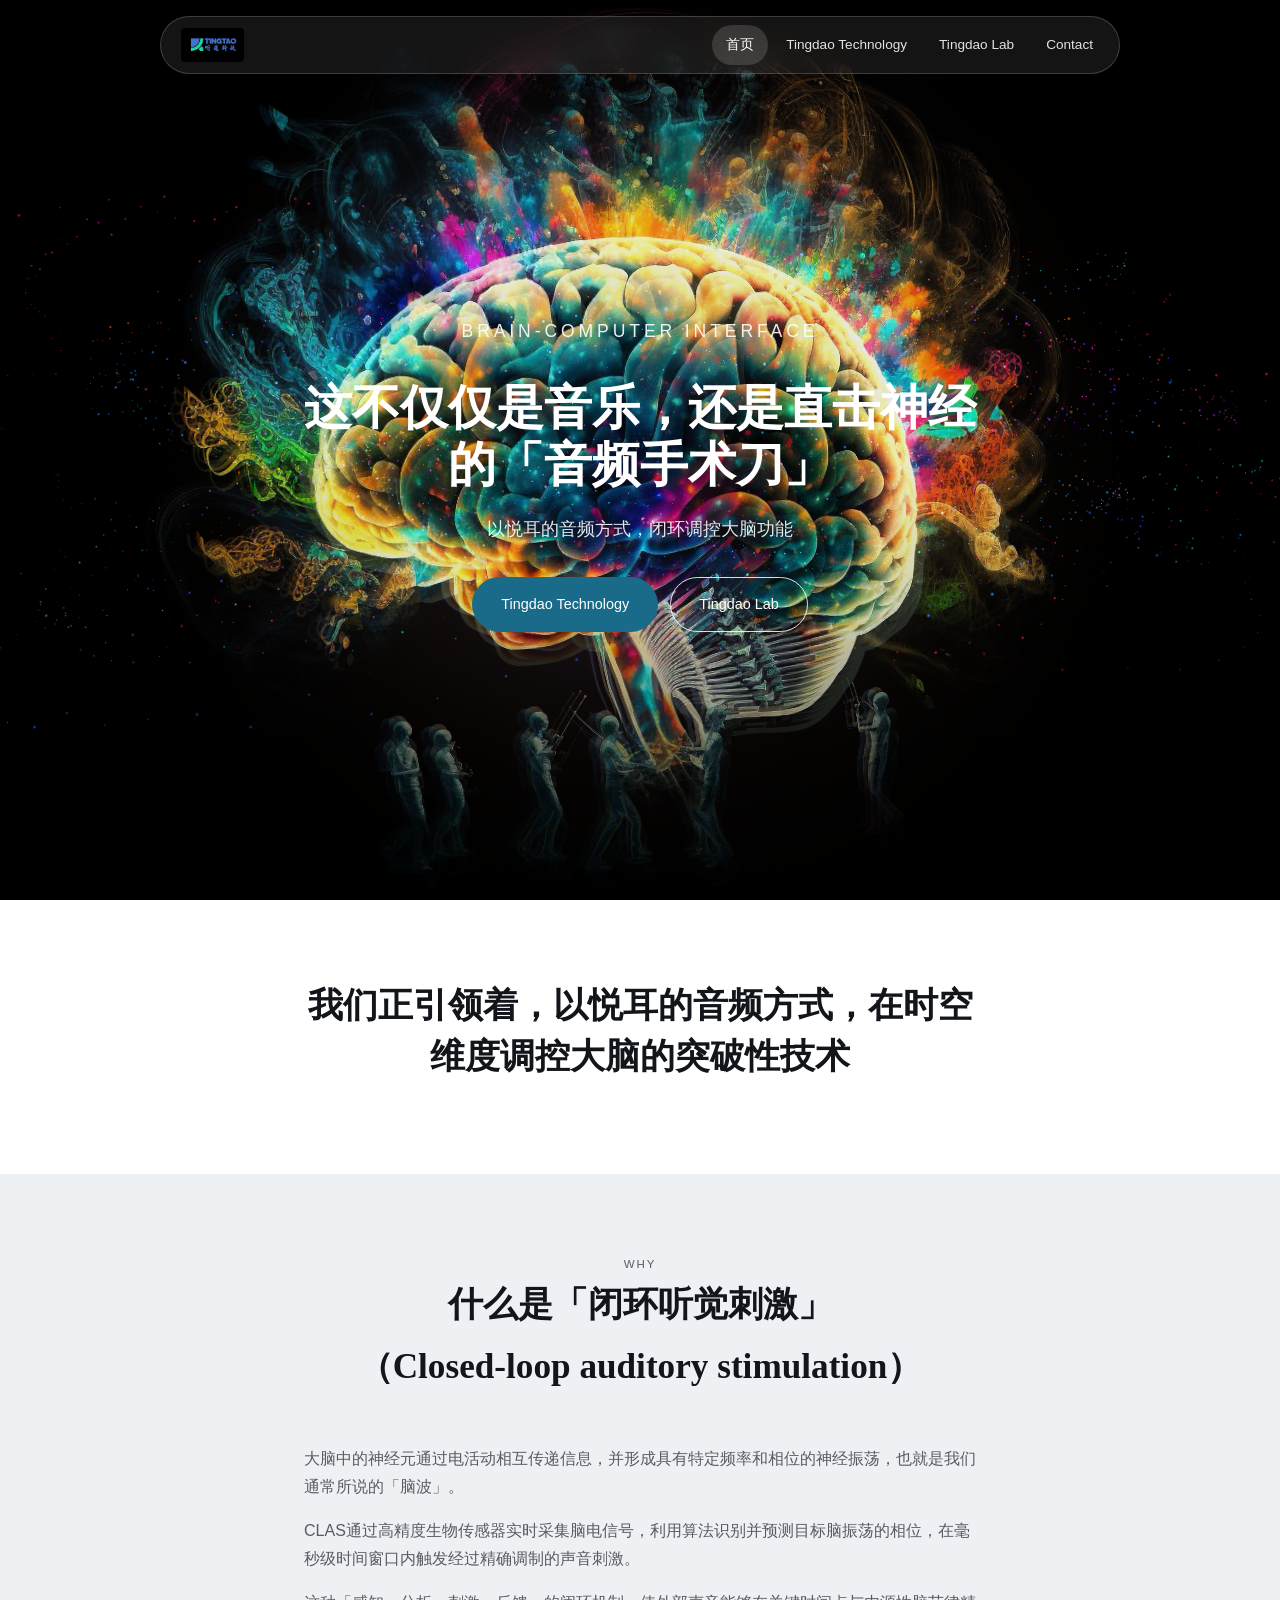
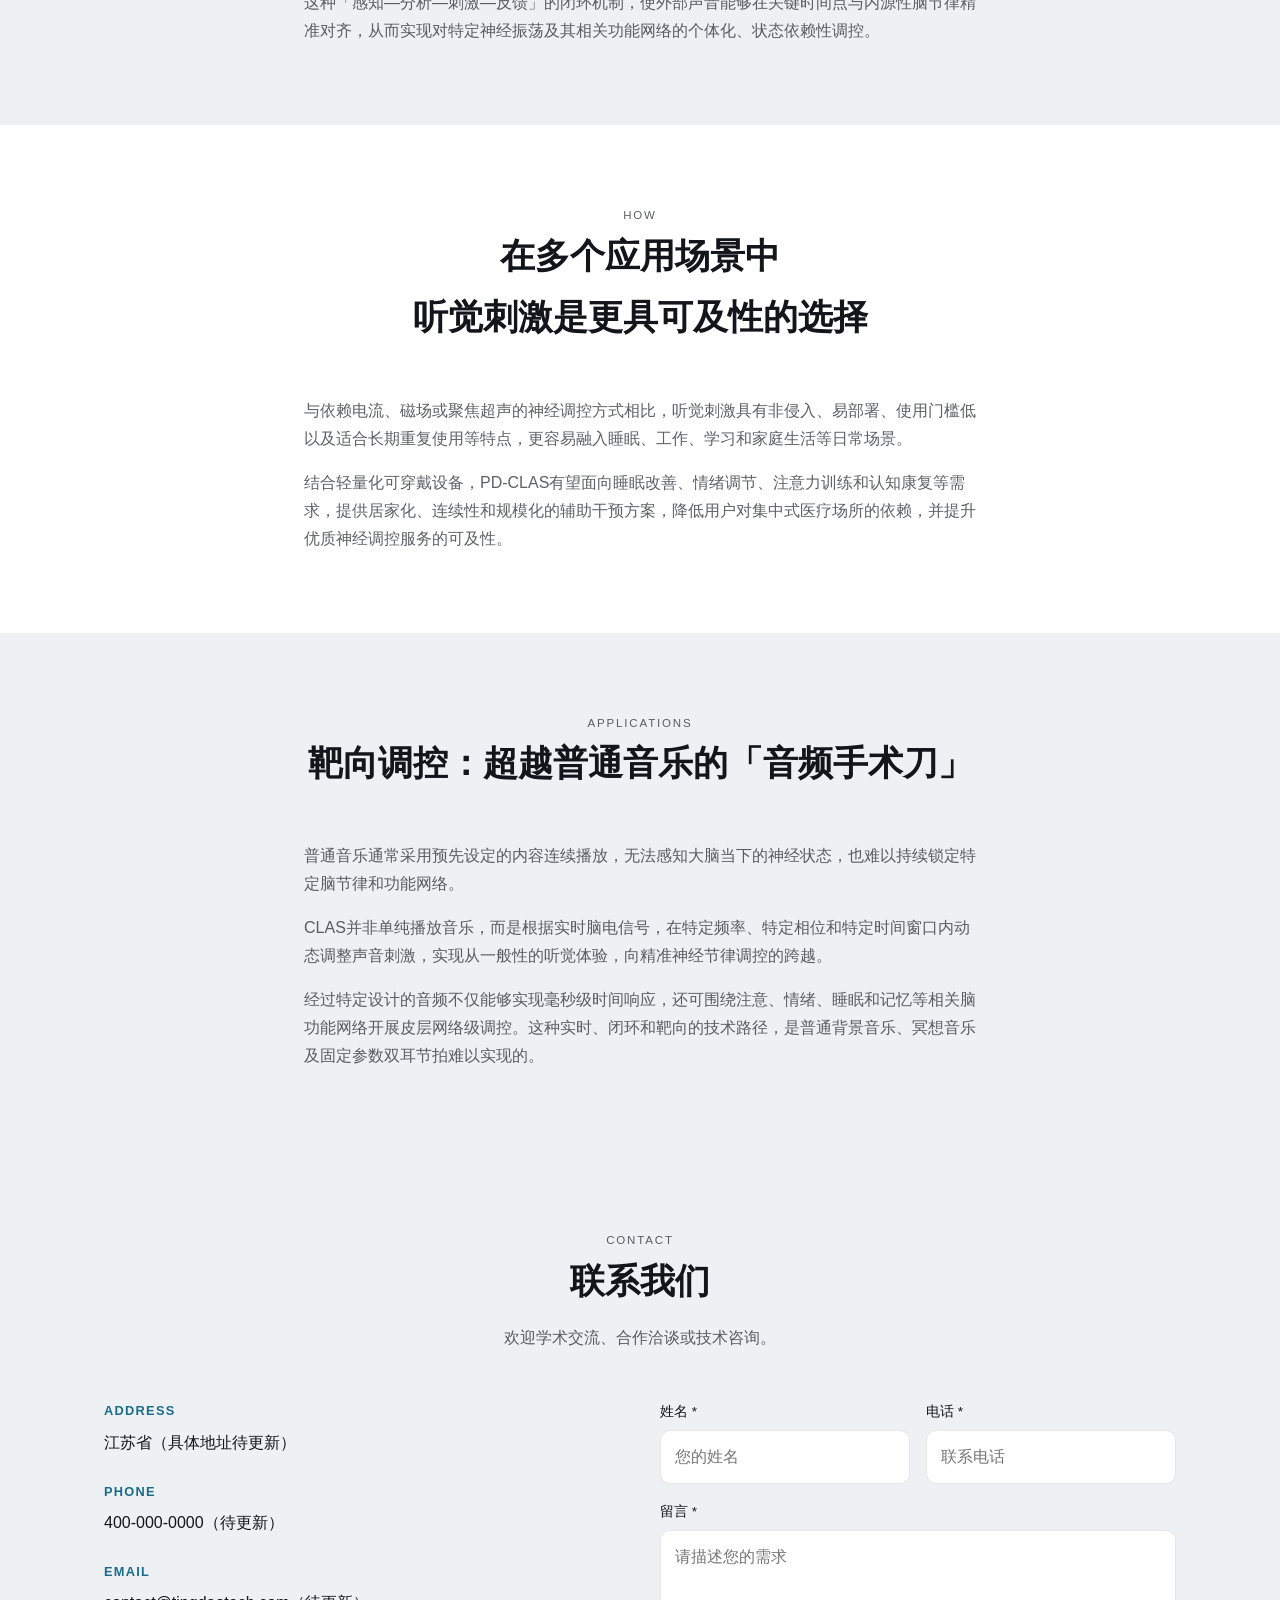
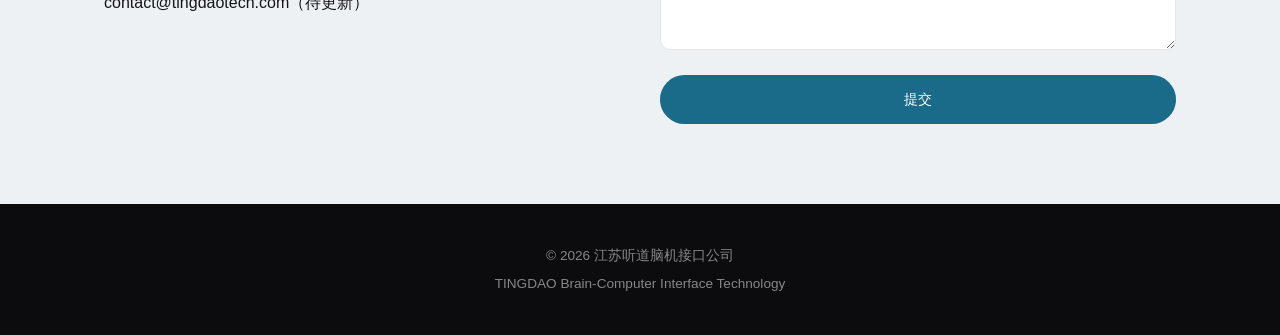
<file: index.html>
<!DOCTYPE html>
<html lang="zh-CN">
<head>
  <meta charset="UTF-8">
  <meta name="viewport" content="width=device-width, initial-scale=1.0">
  <meta name="description" content="江苏听道脑机接口公司 - 专注节律神经调控与脑机接口技术研发">
  <title>听道科技 | 江苏听道脑机接口公司</title>
  <link rel="icon" type="image/png" sizes="32x32" href="assets/favicon-32.png">
  <link rel="icon" type="image/png" sizes="16x16" href="assets/favicon-16.png">
  <link rel="apple-touch-icon" sizes="180x180" href="assets/apple-touch-icon.png">
  <link rel="stylesheet" href="css/style.css?v=20260710a">
</head>
<body class="page-home">

  <header class="header">
    <div class="header__inner">
      <a href="index.html" class="logo">
        <img src="assets/logo-header.png" alt="听道科技 TINGTAO" width="160" height="40">
      </a>
      <button class="menu-btn" aria-label="打开菜单"><span></span><span></span><span></span></button>
      <ul class="nav">
        <li><a href="index.html">首页</a></li>
        <li><a href="technology.html">Tingdao Technology</a></li>
        <li><a href="tingdao-lab.html">Tingdao Lab</a></li>
        <li><a href="#contact">Contact</a></li>
      </ul>
    </div>
  </header>

  <main>
    <!-- 首页 Hero：动态立体大脑 + 粒子光丝 -->
    <section class="hero">
      <canvas id="neural-canvas" class="hero__canvas" aria-hidden="true"></canvas>
      <div class="hero__overlay" aria-hidden="true"></div>
      <div class="hero__content">
        <p class="hero__label">Brain-Computer Interface</p>
        <h1>这不仅仅是音乐，还是直击神经的「音频手术刀」</h1>
        <p>以悦耳的音频方式，闭环调控大脑功能</p>
        <div class="hero__actions">
          <a href="technology.html" class="btn btn-primary">Tingdao Technology</a>
          <a href="tingdao-lab.html" class="btn btn-outline">Tingdao Lab</a>
        </div>
      </div>
    </section>

    <section class="section section--light">
      <div class="container container-narrow">
        <div class="section-head section-head--solo">
          <h2>我们正引领着，以悦耳的音频方式，在时空维度调控大脑的突破性技术</h2>
        </div>
      </div>
    </section>

    <section class="section section--gray">
      <div class="container container-narrow">
        <div class="section-head">
          <p class="section-label">Why</p>
          <h2>什么是「闭环听觉刺激」<br>（Closed-loop auditory stimulation）</h2>
        </div>
        <div class="prose">
          <p>大脑中的神经元通过电活动相互传递信息，并形成具有特定频率和相位的神经振荡，也就是我们通常所说的「脑波」。</p>
          <p>CLAS通过高精度生物传感器实时采集脑电信号，利用算法识别并预测目标脑振荡的相位，在毫秒级时间窗口内触发经过精确调制的声音刺激。</p>
          <p>这种「感知—分析—刺激—反馈」的闭环机制，使外部声音能够在关键时间点与内源性脑节律精准对齐，从而实现对特定神经振荡及其相关功能网络的个体化、状态依赖性调控。</p>
        </div>
      </div>
    </section>

    <section class="section section--light">
      <div class="container container-narrow">
        <div class="section-head">
          <p class="section-label">How</p>
          <h2>在多个应用场景中<br>听觉刺激是更具可及性的选择</h2>
        </div>
        <div class="prose">
          <p>与依赖电流、磁场或聚焦超声的神经调控方式相比，听觉刺激具有非侵入、易部署、使用门槛低以及适合长期重复使用等特点，更容易融入睡眠、工作、学习和家庭生活等日常场景。</p>
          <p>结合轻量化可穿戴设备，PD-CLAS有望面向睡眠改善、情绪调节、注意力训练和认知康复等需求，提供居家化、连续性和规模化的辅助干预方案，降低用户对集中式医疗场所的依赖，并提升优质神经调控服务的可及性。</p>
        </div>
      </div>
    </section>

    <section class="section section--gray">
      <div class="container container-narrow">
        <div class="section-head">
          <p class="section-label">Applications</p>
          <h2>靶向调控：超越普通音乐的「音频手术刀」</h2>
        </div>
        <div class="prose">
          <p>普通音乐通常采用预先设定的内容连续播放，无法感知大脑当下的神经状态，也难以持续锁定特定脑节律和功能网络。</p>
          <p>CLAS并非单纯播放音乐，而是根据实时脑电信号，在特定频率、特定相位和特定时间窗口内动态调整声音刺激，实现从一般性的听觉体验，向精准神经节律调控的跨越。</p>
          <p>经过特定设计的音频不仅能够实现毫秒级时间响应，还可围绕注意、情绪、睡眠和记忆等相关脑功能网络开展皮层网络级调控。这种实时、闭环和靶向的技术路径，是普通背景音乐、冥想音乐及固定参数双耳节拍难以实现的。</p>
        </div>
      </div>
    </section>

    <section id="contact" class="section section--gray">
      <div class="container">
        <div class="section-head">
          <p class="section-label">Contact</p>
          <h2>联系我们</h2>
          <p>欢迎学术交流、合作洽谈或技术咨询。</p>
        </div>
        <div class="contact-grid">
          <div>
            <div class="contact-item">
              <h4>Address</h4>
              <p>江苏省（具体地址待更新）</p>
            </div>
            <div class="contact-item">
              <h4>Phone</h4>
              <p>400-000-0000（待更新）</p>
            </div>
            <div class="contact-item">
              <h4>Email</h4>
              <p>contact@tingdaotech.com（待更新）</p>
            </div>
          </div>
          <div>
            <div id="form-success" class="form-success">感谢您的留言，我们会尽快与您联系。</div>
            <form id="contact-form">
              <div class="form-row">
                <div class="form-group">
                  <label for="name">姓名 *</label>
                  <input type="text" id="name" name="name" required placeholder="您的姓名">
                </div>
                <div class="form-group">
                  <label for="phone">电话 *</label>
                  <input type="tel" id="phone" name="phone" required placeholder="联系电话">
                </div>
              </div>
              <div class="form-group">
                <label for="message">留言 *</label>
                <textarea id="message" name="message" required placeholder="请描述您的需求"></textarea>
              </div>
              <button type="submit" class="btn btn-primary" style="width:100%">提交</button>
            </form>
          </div>
        </div>
      </div>
    </section>
  </main>

  <footer class="footer">
    <div class="container">
      <p>&copy; 2026 江苏听道脑机接口公司</p>
      <p>TINGDAO Brain-Computer Interface Technology</p>
    </div>
  </footer>

  <script src="js/vendor/three.min.js"></script>
  <script src="js/neural-particles.js"></script>
  <script src="js/main.js"></script>
</body>
</html>
</file>
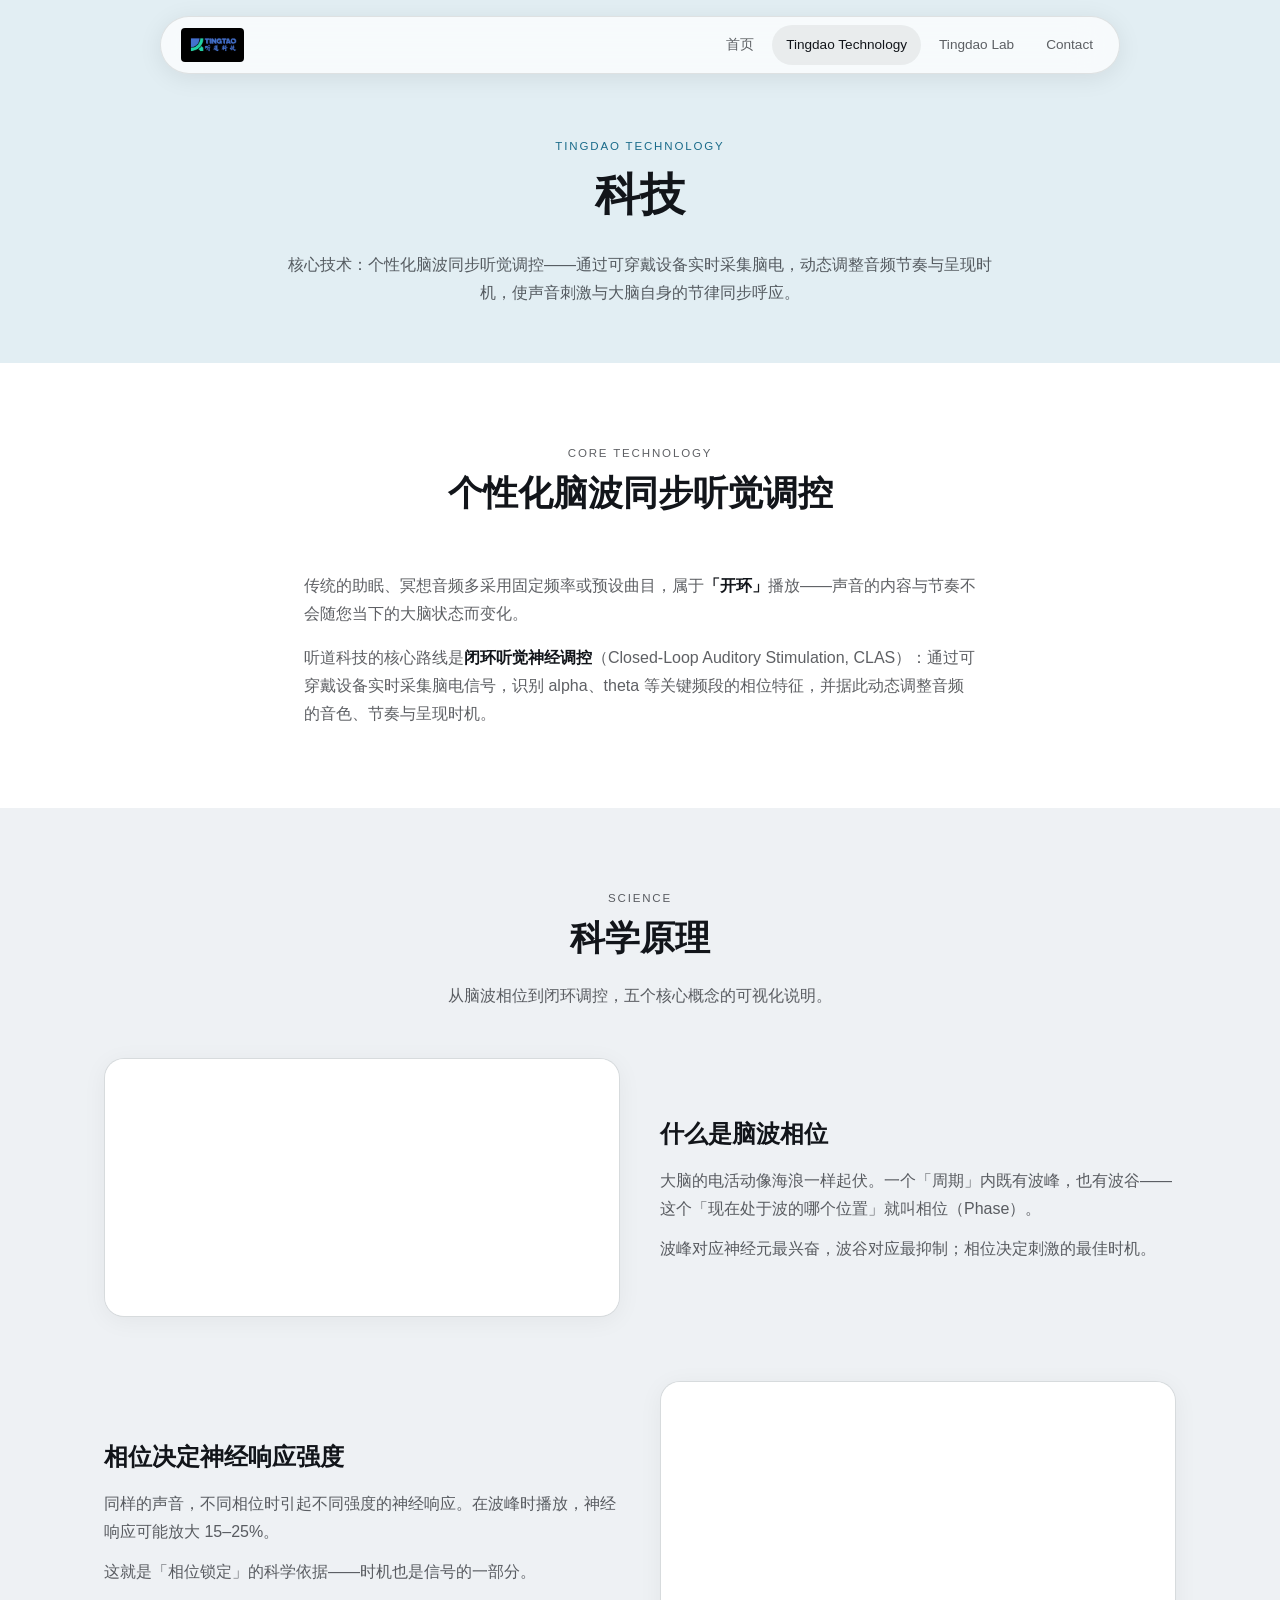
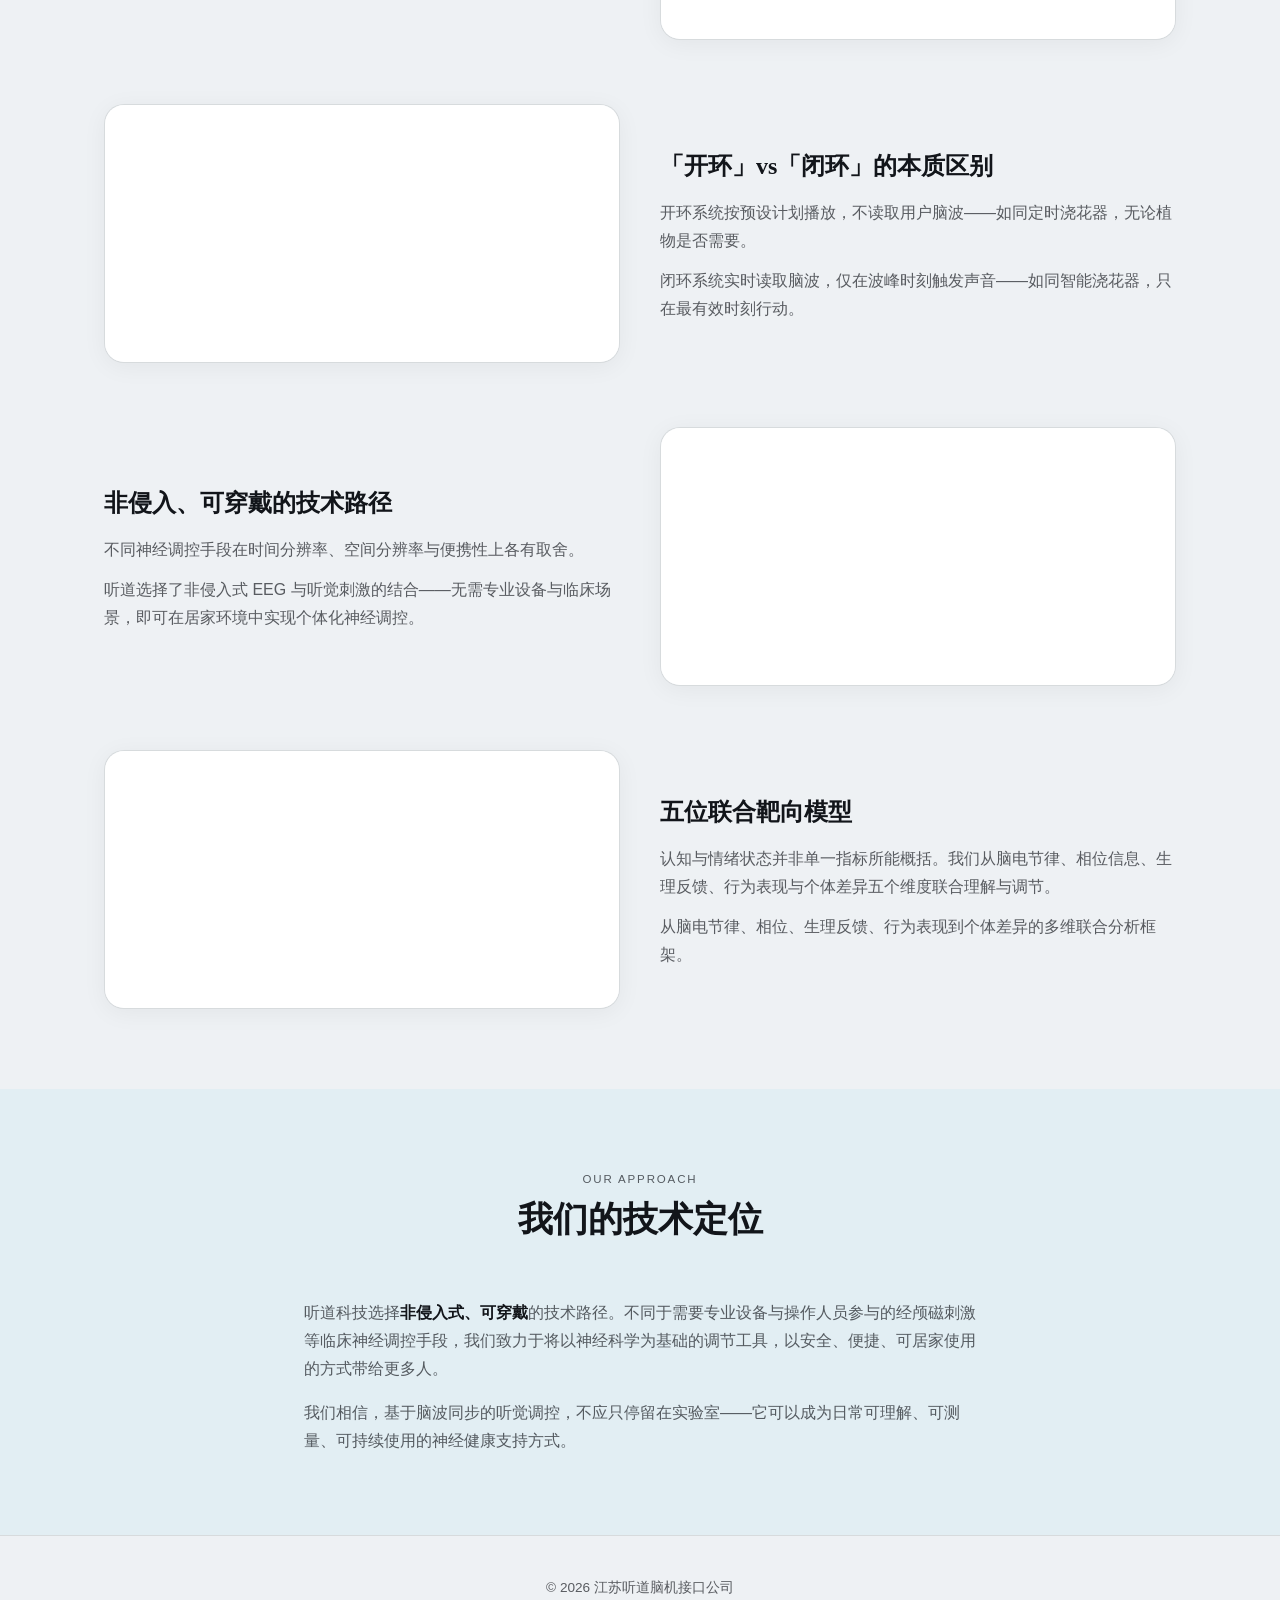
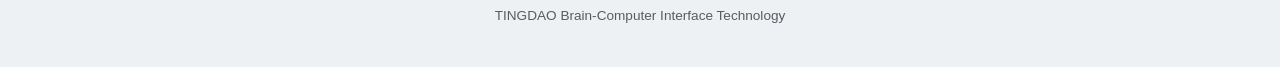
<file: technology.html>
<!DOCTYPE html>
<html lang="zh-CN">
<head>
  <meta charset="UTF-8">
  <meta name="viewport" content="width=device-width, initial-scale=1.0">
  <meta name="description" content="Tingdao Technology - 个性化脑波同步听觉调控，闭环听觉神经调控">
  <title>Tingdao Technology | 听道科技</title>
  <link rel="icon" type="image/png" sizes="32x32" href="assets/favicon-32.png">
  <link rel="icon" type="image/png" sizes="16x16" href="assets/favicon-16.png">
  <link rel="apple-touch-icon" sizes="180x180" href="assets/apple-touch-icon.png">
  <link rel="stylesheet" href="css/style.css?v=20260717a">
</head>
<body class="page-inner">

  <header class="header">
    <div class="header__inner">
      <a href="index.html" class="logo">
        <img src="assets/logo-header.png" alt="听道科技 TINGTAO" width="160" height="40">
      </a>
      <button class="menu-btn" aria-label="打开菜单"><span></span><span></span><span></span></button>
      <ul class="nav">
        <li><a href="index.html">首页</a></li>
        <li><a href="technology.html">Tingdao Technology</a></li>
        <li><a href="tingdao-lab.html">Tingdao Lab</a></li>
        <li><a href="index.html#contact">Contact</a></li>
      </ul>
    </div>
  </header>

  <main>
    <section class="page-hero">
      <div class="container">
        <p class="section-label">Tingdao Technology</p>
        <h1>科技</h1>
        <p>核心技术：个性化脑波同步听觉调控——通过可穿戴设备实时采集脑电，动态调整音频节奏与呈现时机，使声音刺激与大脑自身的节律同步呼应。</p>
      </div>
    </section>

    <section class="section section--light">
      <div class="container container-narrow">
        <div class="section-head">
          <p class="section-label">Core Technology</p>
          <h2>个性化脑波同步听觉调控</h2>
        </div>
        <div class="prose">
          <p>传统的助眠、冥想音频多采用固定频率或预设曲目，属于<strong>「开环」</strong>播放——声音的内容与节奏不会随您当下的大脑状态而变化。</p>
          <p>听道科技的核心路线是<strong>闭环听觉神经调控</strong>（Closed-Loop Auditory Stimulation, CLAS）：通过可穿戴设备实时采集脑电信号，识别 alpha、theta 等关键频段的相位特征，并据此动态调整音频的音色、节奏与呈现时机。</p>
        </div>
      </div>
    </section>

    <section class="section section--gray">
      <div class="container">
        <div class="section-head">
          <p class="section-label">Science</p>
          <h2>科学原理</h2>
          <p>从脑波相位到闭环调控，五个核心概念的可视化说明。</p>
        </div>

        <div class="science-list">

          <!-- 图一：动图 + 文字，无交互分栏 -->
          <article class="science-item">
            <figure class="science-media">
              <video autoplay loop muted playsinline preload="auto" aria-label="什么是脑波相位">
                <source src="assets/tech-brainwave-phase.mp4?v=20260717a" type="video/mp4">
              </video>
            </figure>
            <div class="science-text">
              <h3>什么是脑波相位</h3>
              <p>大脑的电活动像海浪一样起伏。一个「周期」内既有波峰，也有波谷——这个「现在处于波的哪个位置」就叫相位（Phase）。</p>
              <p>波峰对应神经元最兴奋，波谷对应最抑制；相位决定刺激的最佳时机。</p>
            </div>
          </article>

          <!-- 图二：动图 + 文字（修复不显示） -->
          <article class="science-item reverse">
            <figure class="science-media">
              <video autoplay loop muted playsinline preload="auto" aria-label="相位锁定刺激与神经响应">
                <source src="assets/tech-phase-response.mp4?v=20260717a" type="video/mp4">
              </video>
            </figure>
            <div class="science-text">
              <h3>相位决定神经响应强度</h3>
              <p>同样的声音，不同相位时引起不同强度的神经响应。在波峰时播放，神经响应可能放大 15–25%。</p>
              <p>这就是「相位锁定」的科学依据——时机也是信号的一部分。</p>
            </div>
          </article>

          <!-- 图三：动图 + 文字 -->
          <article class="science-item">
            <figure class="science-media">
              <video autoplay loop muted playsinline preload="auto" aria-label="开环与闭环系统的本质区别">
                <source src="assets/tech-open-closed-loop.mp4?v=20260717b" type="video/mp4">
              </video>
            </figure>
            <div class="science-text">
              <h3>「开环」vs「闭环」的本质区别</h3>
              <p>开环系统按预设计划播放，不读取用户脑波——如同定时浇花器，无论植物是否需要。</p>
              <p>闭环系统实时读取脑波，仅在波峰时刻触发声音——如同智能浇花器，只在最有效时刻行动。</p>
            </div>
          </article>

          <!-- 图四：动图 + 文字 -->
          <article class="science-item reverse">
            <figure class="science-media">
              <video autoplay loop muted playsinline preload="auto" aria-label="不同神经调控技术时空分辨率及便携性分布图">
                <source src="assets/tech-resolution-chart.mp4" type="video/mp4">
              </video>
            </figure>
            <div class="science-text">
              <h3>非侵入、可穿戴的技术路径</h3>
              <p>不同神经调控手段在时间分辨率、空间分辨率与便携性上各有取舍。</p>
              <p>听道选择了非侵入式 EEG 与听觉刺激的结合——无需专业设备与临床场景，即可在居家环境中实现个体化神经调控。</p>
            </div>
          </article>

          <!-- 图五：动图 + 文字 -->
          <article class="science-item">
            <figure class="science-media">
              <video autoplay loop muted playsinline preload="auto" aria-label="五位联合靶向模型">
                <source src="assets/tech-multi-target.mp4" type="video/mp4">
              </video>
            </figure>
            <div class="science-text">
              <h3>五位联合靶向模型</h3>
              <p>认知与情绪状态并非单一指标所能概括。我们从脑电节律、相位信息、生理反馈、行为表现与个体差异五个维度联合理解与调节。</p>
              <p>从脑电节律、相位、生理反馈、行为表现到个体差异的多维联合分析框架。</p>
            </div>
          </article>

        </div>
      </div>
    </section>

    <section class="section section--blue">
      <div class="container container-narrow">
        <div class="section-head">
          <p class="section-label">Our Approach</p>
          <h2>我们的技术定位</h2>
        </div>
        <div class="prose">
          <p>听道科技选择<strong>非侵入式、可穿戴</strong>的技术路径。不同于需要专业设备与操作人员参与的经颅磁刺激等临床神经调控手段，我们致力于将以神经科学为基础的调节工具，以安全、便捷、可居家使用的方式带给更多人。</p>
          <p>我们相信，基于脑波同步的听觉调控，不应只停留在实验室——它可以成为日常可理解、可测量、可持续使用的神经健康支持方式。</p>
        </div>
      </div>
    </section>
  </main>

  <footer class="footer">
    <div class="container">
      <p>&copy; 2026 江苏听道脑机接口公司</p>
      <p>TINGDAO Brain-Computer Interface Technology</p>
    </div>
  </footer>

  <script src="js/main.js"></script>
</body>
</html>
</file>
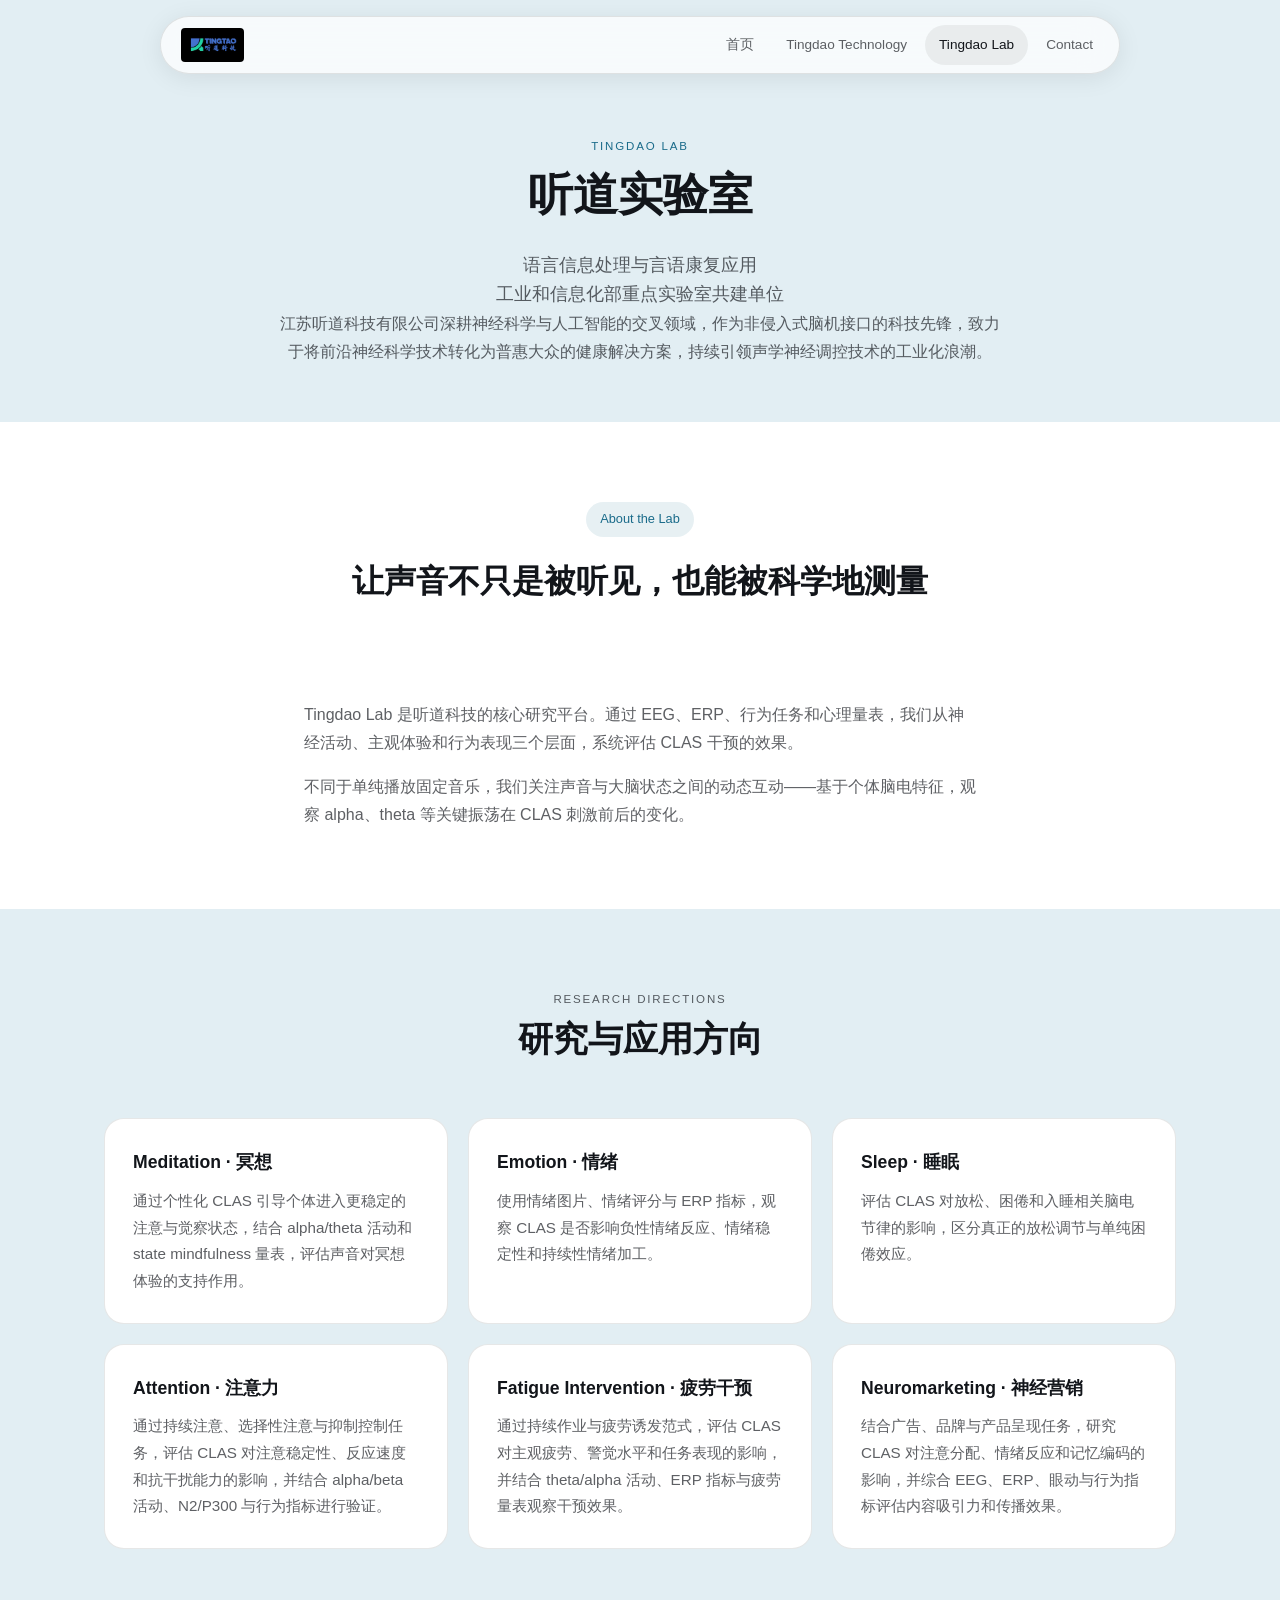
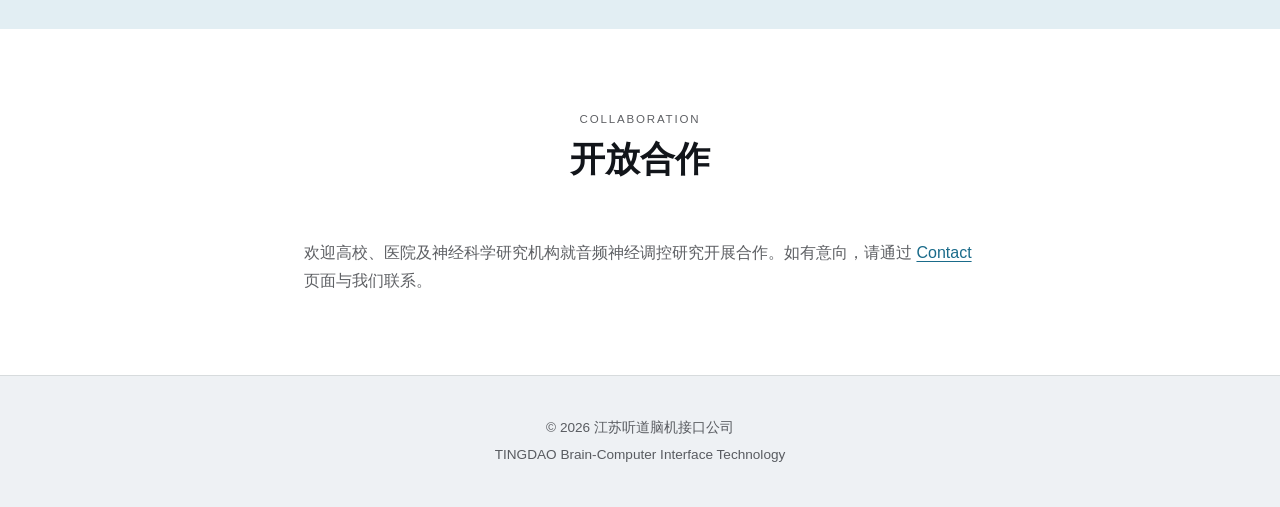
<file: tingdao-lab.html>
<!DOCTYPE html>
<html lang="zh-CN">
<head>
  <meta charset="UTF-8">
  <meta name="viewport" content="width=device-width, initial-scale=1.0">
  <meta name="description" content="Tingdao Lab - 清醒态个性化音频神经调控研究">
  <title>Tingdao Lab | 听道科技</title>
  <link rel="icon" type="image/png" sizes="32x32" href="assets/favicon-32.png">
  <link rel="icon" type="image/png" sizes="16x16" href="assets/favicon-16.png">
  <link rel="apple-touch-icon" sizes="180x180" href="assets/apple-touch-icon.png">
  <link rel="stylesheet" href="css/style.css?v=20260717a">
</head>
<body class="page-inner">

  <header class="header">
    <div class="header__inner">
      <a href="index.html" class="logo">
        <img src="assets/logo-header.png" alt="听道科技 TINGTAO" width="160" height="40">
      </a>
      <button class="menu-btn" aria-label="打开菜单"><span></span><span></span><span></span></button>
      <ul class="nav">
        <li><a href="index.html">首页</a></li>
        <li><a href="technology.html">Tingdao Technology</a></li>
        <li><a href="tingdao-lab.html">Tingdao Lab</a></li>
        <li><a href="index.html#contact">Contact</a></li>
      </ul>
    </div>
  </header>

  <main>
    <section class="page-hero">
      <div class="container">
        <p class="section-label">Tingdao Lab</p>
        <h1>听道实验室</h1>
        <p class="page-hero__partner">语言信息处理与言语康复应用<br>工业和信息化部重点实验室共建单位</p>
        <p>江苏听道科技有限公司深耕神经科学与人工智能的交叉领域，作为非侵入式脑机接口的科技先锋，致力于将前沿神经科学技术转化为普惠大众的健康解决方案，持续引领声学神经调控技术的工业化浪潮。</p>
      </div>
    </section>

    <!-- 实验室介绍（纯文字，标题居中） -->
    <section class="section section--light">
      <div class="container container-narrow">
        <div class="lab-intro lab-intro--text">
          <div class="section-head lab-intro-head">
            <span class="lab-badge">About the Lab</span>
            <h2>让声音不只是被听见，也能被科学地测量</h2>
          </div>
          <div class="prose">
            <p>Tingdao Lab 是听道科技的核心研究平台。通过 EEG、ERP、行为任务和心理量表，我们从神经活动、主观体验和行为表现三个层面，系统评估 CLAS 干预的效果。</p>
            <p>不同于单纯播放固定音乐，我们关注声音与大脑状态之间的动态互动——基于个体脑电特征，观察 alpha、theta 等关键振荡在 CLAS 刺激前后的变化。</p>
          </div>
        </div>
      </div>
    </section>

    <section class="section section--blue">
      <div class="container">
        <div class="section-head">
          <p class="section-label">Research Directions</p>
          <h2>研究与应用方向</h2>
        </div>
        <div class="research-grid">
          <div class="research-card">
            <h3>Meditation · 冥想</h3>
            <p>通过个性化 CLAS 引导个体进入更稳定的注意与觉察状态，结合 alpha/theta 活动和 state mindfulness 量表，评估声音对冥想体验的支持作用。</p>
          </div>
          <div class="research-card">
            <h3>Emotion · 情绪</h3>
            <p>使用情绪图片、情绪评分与 ERP 指标，观察 CLAS 是否影响负性情绪反应、情绪稳定性和持续性情绪加工。</p>
          </div>
          <div class="research-card">
            <h3>Sleep · 睡眠</h3>
            <p>评估 CLAS 对放松、困倦和入睡相关脑电节律的影响，区分真正的放松调节与单纯困倦效应。</p>
          </div>
          <div class="research-card">
            <h3>Attention · 注意力</h3>
            <p>通过持续注意、选择性注意与抑制控制任务，评估 CLAS 对注意稳定性、反应速度和抗干扰能力的影响，并结合 alpha/beta 活动、N2/P300 与行为指标进行验证。</p>
          </div>
          <div class="research-card">
            <h3>Fatigue Intervention · 疲劳干预</h3>
            <p>通过持续作业与疲劳诱发范式，评估 CLAS 对主观疲劳、警觉水平和任务表现的影响，并结合 theta/alpha 活动、ERP 指标与疲劳量表观察干预效果。</p>
          </div>
          <div class="research-card">
            <h3>Neuromarketing · 神经营销</h3>
            <p>结合广告、品牌与产品呈现任务，研究 CLAS 对注意分配、情绪反应和记忆编码的影响，并综合 EEG、ERP、眼动与行为指标评估内容吸引力和传播效果。</p>
          </div>
        </div>
      </div>
    </section>

    <section class="section section--light">
      <div class="container container-narrow">
        <div class="section-head">
          <p class="section-label">Collaboration</p>
          <h2>开放合作</h2>
        </div>
        <div class="prose">
          <p>欢迎高校、医院及神经科学研究机构就音频神经调控研究开展合作。如有意向，请通过 <a href="index.html#contact" class="text-link">Contact</a> 页面与我们联系。</p>
        </div>
      </div>
    </section>
  </main>

  <footer class="footer">
    <div class="container">
      <p>&copy; 2026 江苏听道脑机接口公司</p>
      <p>TINGDAO Brain-Computer Interface Technology</p>
    </div>
  </footer>

  <script src="js/main.js"></script>
</body>
</html>
</file>
<file: css/style.css>
/* 听道科技 — 简洁可靠样式，无 @import */

*,
*::before,
*::after {
  box-sizing: border-box;
  margin: 0;
  padding: 0;
}

:root {
  --bg: #ffffff;
  --bg-gray: #eef1f4;
  --bg-blue: #e2eef3;
  --bg-dark: #0c0c0e;
  --white: #ffffff;
  --black: #0c0c0e;
  --navy: #0a1628;
  --accent: #1a6b8a;
  --accent-hover: #145a75;
  --royal: #1a6b8a;
  --text: #12151a;
  --muted: rgba(18, 21, 26, 0.68);
  --light: rgba(18, 21, 26, 0.45);
  --border: rgba(18, 21, 26, 0.1);
  --max: 1120px;
  --narrow: 720px;
  --header-h: 72px;
  --radius: 20px;
  --font: "PingFang SC", "Microsoft YaHei", "Noto Sans SC", -apple-system, BlinkMacSystemFont, sans-serif;
  --serif: "Noto Serif SC", "Songti SC", Georgia, serif;
}

html {
  scroll-behavior: smooth;
  font-size: 16px;
}

body {
  font-family: var(--font);
  background: var(--bg);
  color: var(--text);
  line-height: 1.75;
  -webkit-font-smoothing: antialiased;
}

img,
video {
  max-width: 100%;
  height: auto;
  display: block;
}

a {
  color: inherit;
  text-decoration: none;
}

.container {
  width: 100%;
  max-width: var(--max);
  margin: 0 auto;
  padding: 0 24px;
}

.container-narrow {
  max-width: var(--narrow);
}

/* ── Header ── */
.header {
  position: fixed;
  top: 16px;
  left: 50%;
  transform: translateX(-50%);
  z-index: 1000;
  width: min(960px, calc(100% - 32px));
  background: rgba(255, 255, 255, 0.78);
  border: 1px solid var(--border);
  border-radius: 999px;
  backdrop-filter: blur(16px);
  -webkit-backdrop-filter: blur(16px);
  box-shadow: 0 4px 24px rgba(0, 0, 0, 0.08);
}

.header__inner {
  display: flex;
  align-items: center;
  justify-content: space-between;
  height: 56px;
  padding: 0 12px 0 20px;
}

.logo img {
  height: 34px;
  width: auto;
  border-radius: 4px;
}

.nav {
  display: flex;
  list-style: none;
  gap: 4px;
}

.nav a {
  display: block;
  padding: 8px 14px;
  font-size: 0.85rem;
  color: var(--muted);
  border-radius: 999px;
  transition: background 0.2s, color 0.2s;
}

.nav a:hover,
.nav a.is-active {
  color: var(--text);
  background: rgba(0, 0, 0, 0.06);
}

.menu-btn {
  display: none;
  background: none;
  border: 1px solid var(--border);
  border-radius: 8px;
  padding: 8px 10px;
  cursor: pointer;
}

.menu-btn span {
  display: block;
  width: 20px;
  height: 2px;
  background: var(--text);
  margin: 4px 0;
}

/* 透明 / 毛玻璃导航栏 */
.page-home .header,
.page-inner .header {
  transition: background 0.4s ease, border-color 0.4s ease, box-shadow 0.4s ease, backdrop-filter 0.4s ease;
}

/* Tech / Lab：浅色页，导航始终深色字 */
.page-inner .header {
  background: rgba(255, 255, 255, 0.72);
  border-color: rgba(0, 0, 0, 0.1);
  backdrop-filter: blur(20px);
  -webkit-backdrop-filter: blur(20px);
  box-shadow: 0 4px 24px rgba(0, 0, 0, 0.08);
}

.page-inner .header .nav a {
  color: var(--muted);
  transition: color 0.3s ease, background 0.2s ease;
}

.page-inner .header .nav a:hover,
.page-inner .header .nav a.is-active {
  color: var(--text);
  background: rgba(0, 0, 0, 0.06);
}

.page-inner .header .menu-btn {
  border-color: var(--border);
}

.page-inner .header .menu-btn span {
  background: var(--text);
}

/* 首页 Hero 上：轻毛玻璃 + 白字 */
.page-home .header:not(.header--solid) {
  background: rgba(255, 255, 255, 0.08);
  border-color: rgba(255, 255, 255, 0.18);
  backdrop-filter: blur(16px);
  -webkit-backdrop-filter: blur(16px);
  box-shadow: none;
}

.page-home .header:not(.header--solid) .nav a {
  color: rgba(255, 255, 255, 0.88);
  transition: color 0.35s ease, background 0.2s ease;
}

.page-home .header:not(.header--solid) .nav a:hover,
.page-home .header:not(.header--solid) .nav a.is-active {
  color: #ffffff;
  background: rgba(255, 255, 255, 0.14);
}

.page-home .header:not(.header--solid) .menu-btn {
  border-color: rgba(255, 255, 255, 0.45);
}

.page-home .header:not(.header--solid) .menu-btn span {
  background: #ffffff;
}

/* 首页滚到浅色区域：白毛玻璃 + 深色字 */
.page-home .header.header--solid {
  background: rgba(255, 255, 255, 0.72);
  border-color: rgba(0, 0, 0, 0.1);
  backdrop-filter: blur(20px);
  -webkit-backdrop-filter: blur(20px);
  box-shadow: 0 4px 24px rgba(0, 0, 0, 0.08);
}

.page-home .header.header--solid .nav a {
  color: var(--muted);
}

.page-home .header.header--solid .nav a:hover,
.page-home .header.header--solid .nav a.is-active {
  color: var(--text);
  background: rgba(0, 0, 0, 0.06);
}

.page-home .header.header--solid .menu-btn {
  border-color: var(--border);
}

.page-home .header.header--solid .menu-btn span {
  background: var(--text);
}

/* ── Homepage Hero ── */
.hero {
  position: relative;
  min-height: 100vh;
  min-height: 100svh;
  display: flex;
  align-items: center;
  justify-content: center;
  overflow: hidden;
  padding: calc(var(--header-h) + 40px) 24px 64px;
  text-align: center;
  background: #000000;
}

.hero__canvas {
  position: absolute;
  inset: 0;
  width: 100%;
  height: 100%;
  z-index: 0;
  display: block;
  background: #000000;
  pointer-events: none;
}

.hero__overlay {
  position: absolute;
  inset: 0;
  z-index: 1;
  pointer-events: none;
  background:
    radial-gradient(ellipse 48% 42% at 50% 45%, rgba(0, 0, 0, 0.18) 0%, rgba(0, 0, 0, 0.08) 45%, rgba(0, 0, 0, 0.35) 100%),
    linear-gradient(180deg, rgba(0, 0, 0, 0.35) 0%, transparent 22%, transparent 68%, rgba(0, 0, 0, 0.55) 100%);
}

.hero__content {
  position: relative;
  z-index: 2;
  max-width: 680px;
  width: 100%;
}

@keyframes heroFadeUp {
  from {
    opacity: 0;
    transform: translateY(28px);
  }
  to {
    opacity: 1;
    transform: translateY(0);
  }
}

.hero__label {
  font-size: 0.72rem;
  letter-spacing: 0.22em;
  text-transform: uppercase;
  color: rgba(120, 190, 210, 0.95);
  margin-bottom: 16px;
  animation: heroFadeUp 1s cubic-bezier(0.22, 1, 0.36, 1) 0.1s both;
}

.hero h1 {
  font-family: var(--serif);
  font-size: clamp(2rem, 5vw, 3rem);
  font-weight: 600;
  line-height: 1.2;
  color: #ffffff;
  margin-bottom: 20px;
  animation: heroFadeUp 1s cubic-bezier(0.22, 1, 0.36, 1) 0.25s both;
}

.hero p {
  font-size: clamp(1rem, 2.2vw, 1.1rem);
  color: rgba(255, 255, 255, 0.9);
  margin-bottom: 32px;
  animation: heroFadeUp 1s cubic-bezier(0.22, 1, 0.36, 1) 0.4s both;
}

.hero__actions {
  display: flex;
  flex-wrap: wrap;
  gap: 12px;
  justify-content: center;
  animation: heroFadeUp 1s cubic-bezier(0.22, 1, 0.36, 1) 0.55s both;
}

@media (prefers-reduced-motion: reduce) {
  .hero__label,
  .hero h1,
  .hero p,
  .hero__actions {
    animation: none;
  }
}

.hero__actions .btn-primary {
  background: var(--accent);
  color: #ffffff;
  border-color: var(--accent);
}

.hero__actions .btn-primary:hover {
  background: var(--accent-hover);
  border-color: var(--accent-hover);
  color: #ffffff;
}

.hero__actions .btn-outline {
  background: transparent;
  color: #ffffff;
  border-color: rgba(255, 255, 255, 0.85);
}

.hero__actions .btn-outline:hover {
  background: rgba(255, 255, 255, 0.15);
  color: #ffffff;
  border-color: #ffffff;
}

/* ── Buttons ── */
.btn {
  display: inline-block;
  padding: 14px 28px;
  font-size: 0.9rem;
  font-weight: 500;
  border-radius: 999px;
  border: 1.5px solid transparent;
  cursor: pointer;
  transition: background 0.2s, color 0.2s, border-color 0.2s;
}

.btn-primary {
  background: var(--accent);
  color: var(--white);
}

.btn-primary:hover {
  background: var(--accent-hover);
}

.btn-outline {
  background: transparent;
  color: var(--navy);
  border-color: var(--navy);
}

.btn-outline:hover {
  background: var(--navy);
  color: var(--white);
}

/* ── Sections ── */
.section {
  padding: 80px 0;
  background: var(--bg);
  color: var(--text);
}

.section-alt,
.section--light {
  background: var(--bg);
  color: var(--text);
}

.section--gray {
  background: var(--bg-gray);
  color: var(--text);
}

.section--blue {
  background: var(--bg-blue);
  color: var(--text);
}

.section--dark {
  background: var(--bg-dark);
  color: #ffffff;
}

.section--dark .section-head h2,
.section--dark .section-head p,
.section--dark .section-label,
.section--dark .prose p,
.section--dark .prose strong,
.section--dark .contact-item h4,
.section--dark .contact-item p,
.section--dark .science-text h3,
.section--dark .science-text p,
.section--dark .lab-intro h2,
.section--dark .lab-intro p,
.section--dark .form-group label {
  color: inherit;
}

.section--dark .section-label,
.section--dark .contact-item h4 {
  color: rgba(120, 190, 210, 0.85);
}

.section--dark .section-head p,
.section--dark .prose p,
.section--dark .science-text p,
.section--dark .lab-intro p,
.section--dark .contact-item p {
  color: rgba(255, 255, 255, 0.72);
}

.section--dark .prose strong {
  color: #ffffff;
}

.section--dark .card-link,
.section--dark .research-card {
  background: rgba(255, 255, 255, 0.05);
  border-color: rgba(255, 255, 255, 0.12);
  color: #ffffff;
}

.section--dark .card-link:hover {
  box-shadow: 0 8px 32px rgba(0, 0, 0, 0.35);
  border-color: rgba(120, 190, 210, 0.35);
}

.section--dark .card-link p,
.section--dark .research-card p {
  color: rgba(255, 255, 255, 0.68);
}

.section--dark .card-link .arrow {
  color: rgba(120, 190, 210, 0.95);
}

.section--dark .science-media,
.section--dark .lab-media {
  background: #ffffff;
  border-color: rgba(255, 255, 255, 0.2);
  box-shadow: none;
}

.section--dark .form-group input,
.section--dark .form-group textarea {
  background: rgba(255, 255, 255, 0.08);
  border-color: rgba(255, 255, 255, 0.2);
  color: #ffffff;
}

.section--dark .form-group input::placeholder,
.section--dark .form-group textarea::placeholder {
  color: rgba(255, 255, 255, 0.4);
}

.section--dark .btn-primary {
  background: var(--accent);
  color: #ffffff;
}

.section--dark .btn-primary:hover {
  background: var(--accent-hover);
}

.section--dark .form-success {
  background: rgba(26, 107, 138, 0.25);
  color: rgba(180, 220, 235, 0.95);
}

.section-head {
  text-align: center;
  margin-bottom: 48px;
}

.section-head--solo {
  margin-bottom: 0;
}

.section-head--solo h2 {
  margin-bottom: 0;
  font-size: clamp(1.5rem, 3.2vw, 2rem);
  line-height: 1.45;
}

.section-head h2 {
  font-family: var(--serif);
  font-size: clamp(1.6rem, 3.5vw, 2.2rem);
  font-weight: 600;
  margin-bottom: 12px;
}

.section-head p {
  color: var(--muted);
  max-width: 560px;
  margin: 0 auto;
}

.cards--apps {
  grid-template-columns: repeat(2, 1fr);
}

.cards--apps .card-link {
  cursor: default;
}

.cards--apps .card-link:hover {
  transform: none;
  box-shadow: none;
  border-color: var(--border);
}

.section-label {
  font-size: 0.72rem;
  letter-spacing: 0.16em;
  text-transform: uppercase;
  color: var(--accent);
  margin-bottom: 12px;
}

/* ── Cards ── */
.cards {
  display: grid;
  grid-template-columns: repeat(2, 1fr);
  gap: 20px;
}

.card-link {
  display: block;
  padding: 32px;
  background: var(--white);
  border: 1px solid var(--border);
  border-radius: var(--radius);
  transition: box-shadow 0.2s, transform 0.2s, border-color 0.2s;
}

.card-link:hover {
  box-shadow: 0 8px 32px rgba(0, 0, 0, 0.08);
  transform: translateY(-2px);
  border-color: rgba(26, 107, 138, 0.35);
}

.card-link h3 {
  font-family: var(--serif);
  font-size: 1.25rem;
  margin-bottom: 10px;
}

.card-link p {
  color: var(--muted);
  font-size: 0.95rem;
  margin-bottom: 16px;
}

.card-link .arrow {
  font-size: 0.85rem;
  color: var(--accent);
  font-weight: 500;
}

/* ── Page Hero (inner pages) ── */
.page-hero {
  padding: calc(var(--header-h) + 64px) 0 56px;
  text-align: center;
  background: var(--bg-blue);
  color: var(--text);
}

.page-hero .section-label {
  color: var(--accent);
}

.page-hero h1 {
  font-family: var(--serif);
  font-size: clamp(2rem, 4.5vw, 2.8rem);
  margin-bottom: 16px;
  color: var(--text);
}

.page-hero p {
  color: var(--muted);
  max-width: 720px;
  margin: 0 auto;
}

.page-hero__partner {
  font-size: clamp(0.95rem, 2vw, 1.1rem);
  font-weight: 500;
  color: var(--accent);
  max-width: 720px;
  margin: 0 auto 16px;
  line-height: 1.7;
}

/* ── Science / GIF blocks ── */
.science-list {
  display: flex;
  flex-direction: column;
  gap: 64px;
}

.science-item {
  display: grid;
  grid-template-columns: 1fr 1fr;
  gap: 40px;
  align-items: center;
}

.science-item.reverse {
  direction: rtl;
}

.science-item.reverse > * {
  direction: ltr;
}

.science-media {
  background: var(--bg-gray);
  border: 1px solid var(--border);
  border-radius: var(--radius);
  overflow: hidden;
  box-shadow: 0 4px 24px rgba(0, 0, 0, 0.05);
}

.science-media video {
  width: 100%;
  height: auto;
  display: block;
  background: var(--white);
}

.science-item--center {
  grid-template-columns: 1fr;
  max-width: var(--narrow);
  margin: 0 auto;
  text-align: center;
}

.science-item--center .science-text h3 {
  font-size: clamp(1.4rem, 3vw, 1.75rem);
}

.science-text h3 {
  font-family: var(--serif);
  font-size: 1.5rem;
  margin-bottom: 12px;
}

.science-text p {
  color: var(--muted);
  margin-bottom: 12px;
}

.science-text p:last-child {
  margin-bottom: 0;
}

/* ── Lab intro ── */
.lab-intro {
  display: grid;
  grid-template-columns: 1fr 1fr;
  gap: 40px;
  align-items: start;
}

.lab-badge {
  display: inline-block;
  padding: 6px 14px;
  background: rgba(26, 107, 138, 0.1);
  color: var(--accent);
  font-size: 0.8rem;
  font-weight: 500;
  border-radius: 999px;
  margin-bottom: 16px;
}

.lab-intro h2 {
  font-family: var(--serif);
  font-size: clamp(1.5rem, 3vw, 2rem);
  margin-bottom: 20px;
}

.lab-intro p {
  color: var(--muted);
  margin-bottom: 16px;
}

.lab-intro p:last-child {
  margin-bottom: 0;
}

.lab-intro--text {
  grid-template-columns: 1fr;
}

.lab-intro--text .section-head {
  margin-bottom: 32px;
}

.lab-intro-head .lab-badge {
  display: inline-block;
  margin-bottom: 16px;
}

.lab-media {
  background: var(--white);
  border: 1px solid var(--border);
  border-radius: var(--radius);
  overflow: hidden;
}

.lab-media img {
  width: 100%;
}

/* ── Research grid ── */
.research-grid {
  display: grid;
  grid-template-columns: repeat(3, 1fr);
  gap: 20px;
}

.research-card {
  padding: 28px;
  background: var(--white);
  border: 1px solid var(--border);
  border-radius: var(--radius);
}

.research-card h3 {
  font-size: 1.1rem;
  margin-bottom: 10px;
}

.research-card p {
  color: var(--muted);
  font-size: 0.95rem;
}

/* ── Contact ── */
.contact-grid {
  display: grid;
  grid-template-columns: 1fr 1fr;
  gap: 40px;
  align-items: start;
}

.contact-item {
  margin-bottom: 24px;
}

.contact-item h4 {
  font-size: 0.8rem;
  letter-spacing: 0.1em;
  text-transform: uppercase;
  color: var(--accent);
  margin-bottom: 6px;
}

.form-group {
  margin-bottom: 16px;
}

.form-group label {
  display: block;
  font-size: 0.85rem;
  margin-bottom: 6px;
}

.form-group input,
.form-group textarea {
  width: 100%;
  padding: 12px 14px;
  border: 1px solid var(--border);
  border-radius: 10px;
  font: inherit;
  background: var(--white);
}

.form-group textarea {
  min-height: 120px;
  resize: vertical;
}

.form-row {
  display: grid;
  grid-template-columns: 1fr 1fr;
  gap: 16px;
}

.form-success {
  display: none;
  padding: 16px;
  background: rgba(26, 107, 138, 0.1);
  color: var(--accent);
  border-radius: 10px;
  margin-bottom: 16px;
}

/* ── Footer ── */
.footer {
  padding: 40px 0;
  text-align: center;
  background: var(--bg-gray);
  border-top: 1px solid var(--border);
  color: var(--muted);
  font-size: 0.85rem;
}

.page-home .footer {
  background: var(--bg-dark);
  border-top: none;
  color: rgba(255, 255, 255, 0.5);
}

.footer p + p {
  margin-top: 4px;
}

/* ── Prose ── */
.prose p {
  color: var(--muted);
  margin-bottom: 16px;
}

.prose p:last-child {
  margin-bottom: 0;
}

.prose strong {
  color: var(--text);
}

.text-link {
  color: var(--accent);
  text-decoration: underline;
  text-underline-offset: 3px;
}

.section--dark .text-link {
  color: rgba(120, 190, 210, 0.95);
}

/* ── Mobile ── */
@media (max-width: 768px) {
  .header {
    top: 8px;
    width: calc(100% - 16px);
    border-radius: 16px;
  }

  .menu-btn {
    display: block;
  }

  .nav {
    display: none;
    position: fixed;
    top: calc(8px + 56px + 8px);
    left: 8px;
    right: 8px;
    flex-direction: column;
    background: rgba(255, 255, 255, 0.98);
    border: 1px solid var(--border);
    border-radius: 16px;
    padding: 12px;
    box-shadow: 0 8px 32px rgba(0, 0, 0, 0.1);
  }

  .nav.is-open {
    display: flex;
  }

  .page-home .header:not(.header--solid) .nav.is-open {
    background: rgba(0, 0, 0, 0.88);
    border-color: rgba(255, 255, 255, 0.15);
    backdrop-filter: blur(20px);
    -webkit-backdrop-filter: blur(20px);
  }

  .page-home .header.header--solid .nav.is-open,
  .page-inner .nav.is-open {
    background: rgba(255, 255, 255, 0.95);
    border-color: var(--border);
  }

  .page-home .header:not(.header--solid) .nav.is-open a {
    color: rgba(255, 255, 255, 0.88);
  }

  .page-home .header:not(.header--solid) .nav.is-open a:hover,
  .page-home .header:not(.header--solid) .nav.is-open a.is-active {
    color: #ffffff;
    background: rgba(255, 255, 255, 0.12);
  }

  .nav a {
    padding: 14px 16px;
    font-size: 1rem;
  }

  .cards,
  .cards--apps,
  .science-item,
  .lab-intro,
  .contact-grid,
  .research-grid,
  .form-row {
    grid-template-columns: 1fr;
  }

  .science-item.reverse {
    direction: ltr;
  }

  .section {
    padding: 56px 0;
  }

  .science-list {
    gap: 48px;
  }
}
</file>
